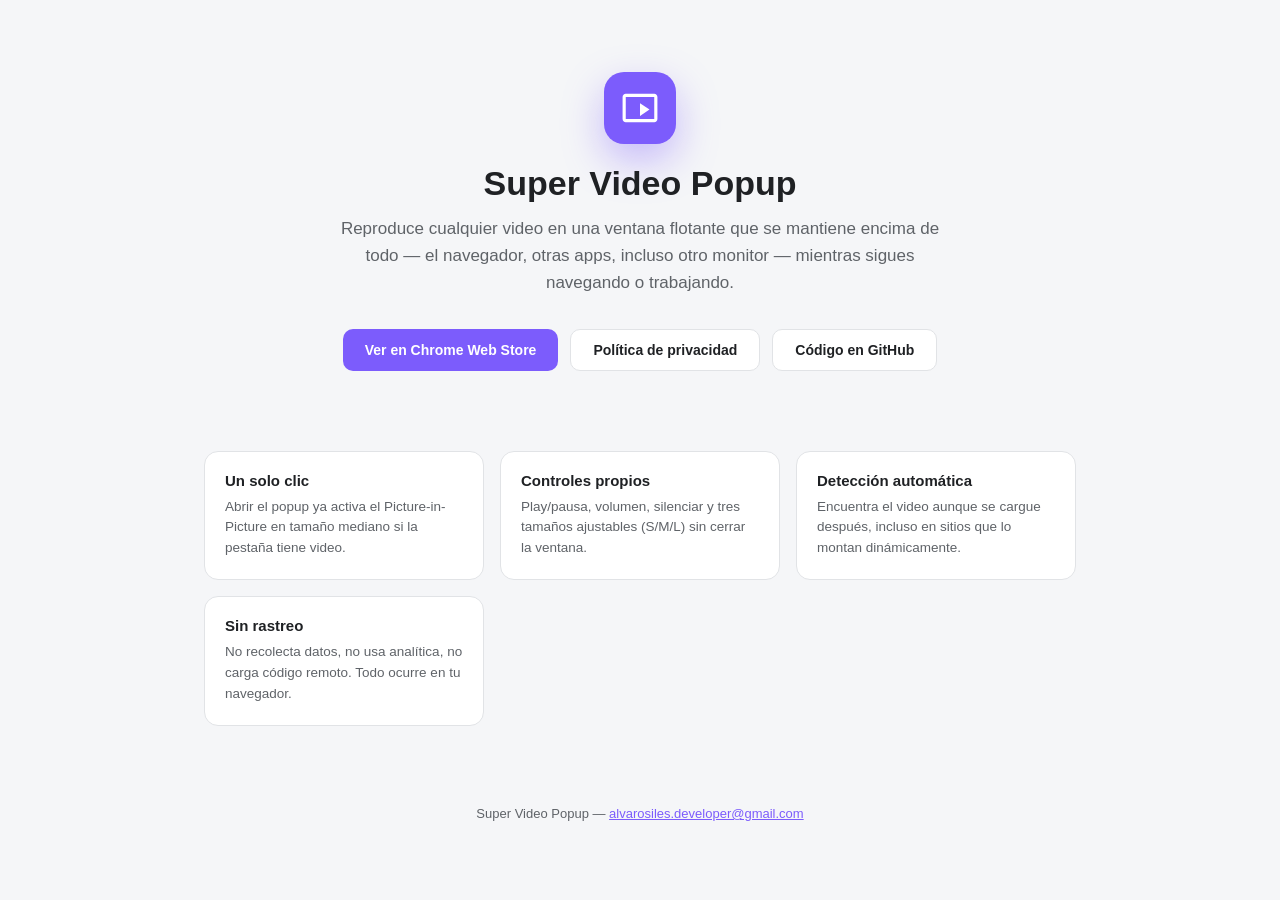
<file: docs/index.html>
<!DOCTYPE html>
<html lang="es">
<head>
<meta charset="UTF-8" />
<meta name="viewport" content="width=device-width, initial-scale=1" />
<title>Super Video Popup</title>
<style>
  :root{
    --bg:#202124; --card:#2d2f33; --accent:#7c5cfc; --accent-hover:#9277ff;
    --text:#ffffff; --text-secondary:#9aa0a6; --border:#3c4043;
  }
  @media (prefers-color-scheme: light){
    :root{ --bg:#f5f6f8; --card:#ffffff; --text:#1f2124; --text-secondary:#5f6368; --border:#e1e3e6; }
  }
  :root[data-theme="dark"]{ --bg:#202124; --card:#2d2f33; --text:#ffffff; --text-secondary:#9aa0a6; --border:#3c4043; }
  :root[data-theme="light"]{ --bg:#f5f6f8; --card:#ffffff; --text:#1f2124; --text-secondary:#5f6368; --border:#e1e3e6; }

  *{box-sizing:border-box;}
  body{
    margin:0; background:var(--bg); color:var(--text);
    font-family:'Segoe UI',Roboto,-apple-system,BlinkMacSystemFont,Arial,sans-serif;
  }
  .hero{max-width:920px;margin:0 auto;padding:72px 24px 40px;text-align:center;}
  .logo{width:72px;height:72px;border-radius:20px;background:var(--accent);
    display:flex;align-items:center;justify-content:center;margin:0 auto 20px;
    box-shadow:0 16px 40px rgba(124,92,252,.4);}
  .logo svg{width:38px;height:38px;fill:#fff;}
  h1{font-size:34px;margin:0 0 12px;}
  .lead{color:var(--text-secondary);font-size:17px;max-width:620px;margin:0 auto 32px;line-height:1.6;}
  .cta{display:flex;gap:12px;justify-content:center;flex-wrap:wrap;}
  .btn{display:inline-flex;align-items:center;gap:8px;padding:12px 22px;border-radius:10px;
    font-weight:600;text-decoration:none;font-size:14px;transition:background 150ms ease;}
  .btn--primary{background:var(--accent);color:#fff;}
  .btn--primary:hover{background:var(--accent-hover);}
  .btn--ghost{background:var(--card);color:var(--text);border:1px solid var(--border);}

  .features{max-width:920px;margin:0 auto;padding:40px 24px 80px;
    display:grid;grid-template-columns:repeat(auto-fit,minmax(240px,1fr));gap:16px;}
  .card{background:var(--card);border-radius:14px;padding:20px;border:1px solid var(--border);}
  .card h3{margin:0 0 8px;font-size:15px;}
  .card p{margin:0;color:var(--text-secondary);font-size:13.5px;line-height:1.55;}

  footer{max-width:920px;margin:0 auto;padding:0 24px 48px;color:var(--text-secondary);
    font-size:13px;text-align:center;}
  footer a{color:var(--accent);}
</style>
</head>
<body>
  <div class="hero">
    <div class="logo"><svg viewBox="0 0 24 24"><path d="M21 3H3c-1.1 0-2 .9-2 2v14c0 1.1.9 2 2 2h18c1.1 0 2-.9 2-2V5c0-1.1-.9-2-2-2zm0 16H3V5h18v14zM12 9l6 4-6 4V9z"/></svg></div>
    <h1>Super Video Popup</h1>
    <p class="lead">
      Reproduce cualquier video en una ventana flotante que se mantiene
      encima de todo — el navegador, otras apps, incluso otro monitor —
      mientras sigues navegando o trabajando.
    </p>
    <div class="cta">
      <a class="btn btn--primary" href="https://chrome.google.com/webstore/devconsole" target="_blank" rel="noopener">Ver en Chrome Web Store</a>
      <a class="btn btn--ghost" href="privacy.html">Política de privacidad</a>
      <a class="btn btn--ghost" href="https://github.com/alvarosiles/super-video-popup" target="_blank" rel="noopener">Código en GitHub</a>
    </div>
  </div>

  <div class="features">
    <div class="card">
      <h3>Un solo clic</h3>
      <p>Abrir el popup ya activa el Picture-in-Picture en tamaño mediano si la pestaña tiene video.</p>
    </div>
    <div class="card">
      <h3>Controles propios</h3>
      <p>Play/pausa, volumen, silenciar y tres tamaños ajustables (S/M/L) sin cerrar la ventana.</p>
    </div>
    <div class="card">
      <h3>Detección automática</h3>
      <p>Encuentra el video aunque se cargue después, incluso en sitios que lo montan dinámicamente.</p>
    </div>
    <div class="card">
      <h3>Sin rastreo</h3>
      <p>No recolecta datos, no usa analítica, no carga código remoto. Todo ocurre en tu navegador.</p>
    </div>
  </div>

  <footer>
    Super Video Popup — <a href="mailto:alvarosiles.developer@gmail.com">alvarosiles.developer@gmail.com</a>
  </footer>
</body>
</html>
</file>
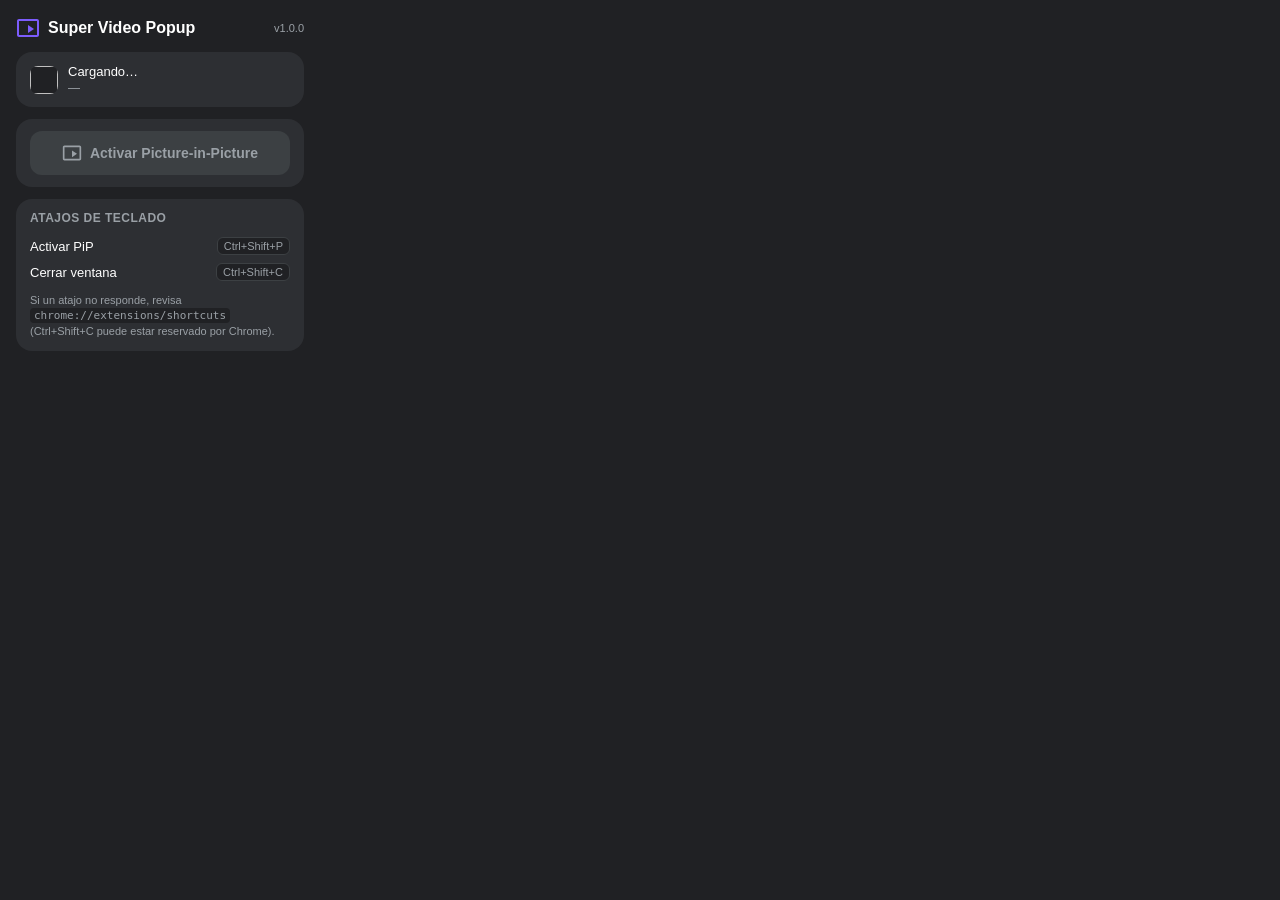
<file: popup.html>
<!DOCTYPE html>
<html lang="es">
<head>
  <meta charset="UTF-8" />
  <title>Super Video Popup</title>
  <link rel="stylesheet" href="popup.css" />
</head>
<body>
  <div class="app">

    <header class="app__header">
      <div class="app__brand">
        <span class="icon icon--brand" aria-hidden="true">
          <svg viewBox="0 0 24 24" focusable="false">
            <path d="M21 3H3c-1.1 0-2 .9-2 2v14c0 1.1.9 2 2 2h18c1.1 0 2-.9 2-2V5c0-1.1-.9-2-2-2zm0 16H3V5h18v14zM12 9l6 4-6 4V9z"/>
          </svg>
        </span>
        <h1 class="app__title">Super Video Popup</h1>
      </div>
      <span class="app__version">v1.0.0</span>
    </header>

    <section class="card site-card" id="siteCard">
      <img id="siteFavicon" class="site-card__favicon" alt="" width="28" height="28" />
      <div class="site-card__info">
        <p id="siteTitle" class="site-card__title">Cargando…</p>
        <p id="siteDomain" class="site-card__domain">—</p>
      </div>
      <span id="noVideoBadge" class="badge badge--warning hidden">Sin video</span>
    </section>

    <section class="card action-card">
      <button id="toggleBtn" class="btn btn--primary" type="button" disabled>
        <svg viewBox="0 0 24 24" class="icon" focusable="false" aria-hidden="true">
          <path d="M21 3H3c-1.1 0-2 .9-2 2v14c0 1.1.9 2 2 2h18c1.1 0 2-.9 2-2V5c0-1.1-.9-2-2-2zm0 16H3V5h18v14zM12 9l6 4-6 4V9z"/>
        </svg>
        <span id="toggleLabel">Activar Picture-in-Picture</span>
      </button>
    </section>

    <section class="card shortcuts-card">
      <p class="shortcuts-card__title">Atajos de teclado</p>
      <div class="shortcuts-card__row">
        <span>Activar PiP</span>
        <kbd>Ctrl+Shift+P</kbd>
      </div>
      <div class="shortcuts-card__row">
        <span>Cerrar ventana</span>
        <kbd>Ctrl+Shift+C</kbd>
      </div>
      <p class="shortcuts-card__hint">
        Si un atajo no responde, revisa <code>chrome://extensions/shortcuts</code>
        (Ctrl+Shift+C puede estar reservado por Chrome).
      </p>
    </section>

    <footer class="app__footer">
      <span id="statusMessage" class="app__status"></span>
    </footer>
  </div>

  <script src="popup.js"></script>
</body>
</html>
</file>
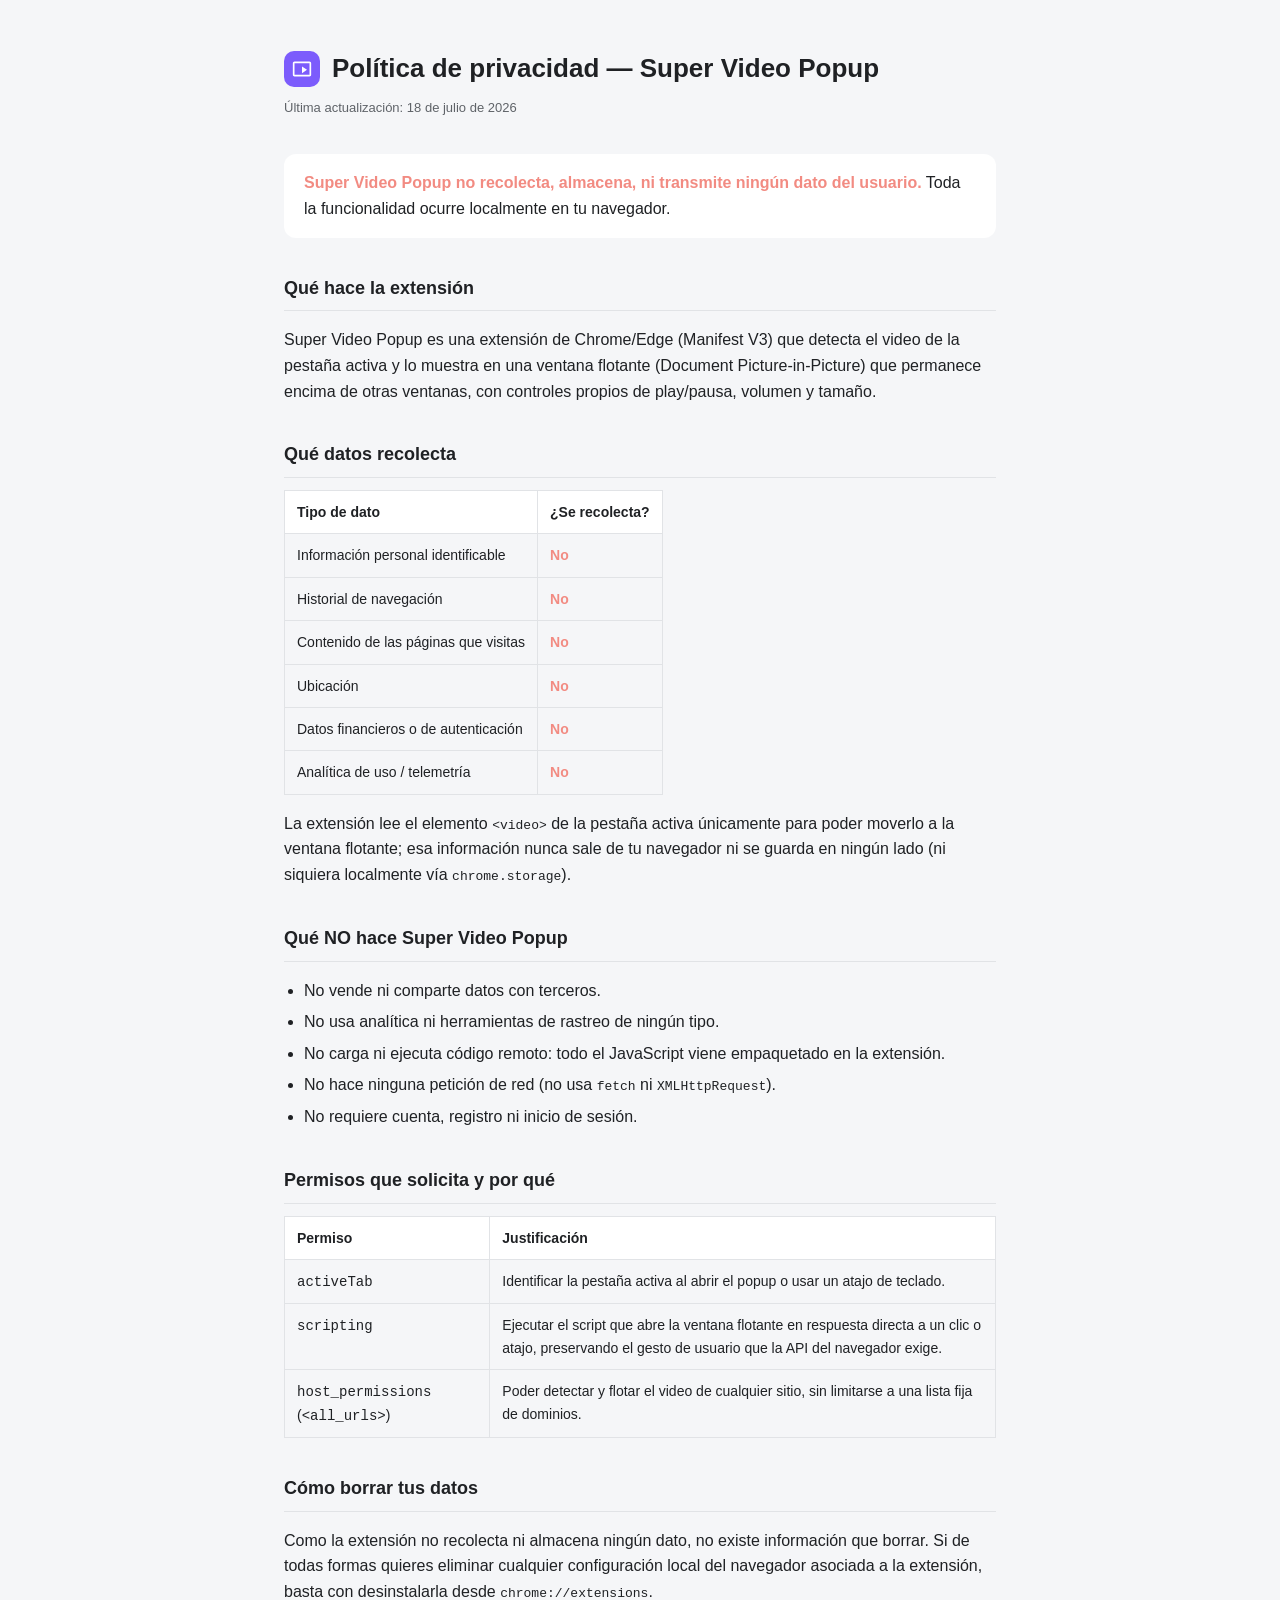
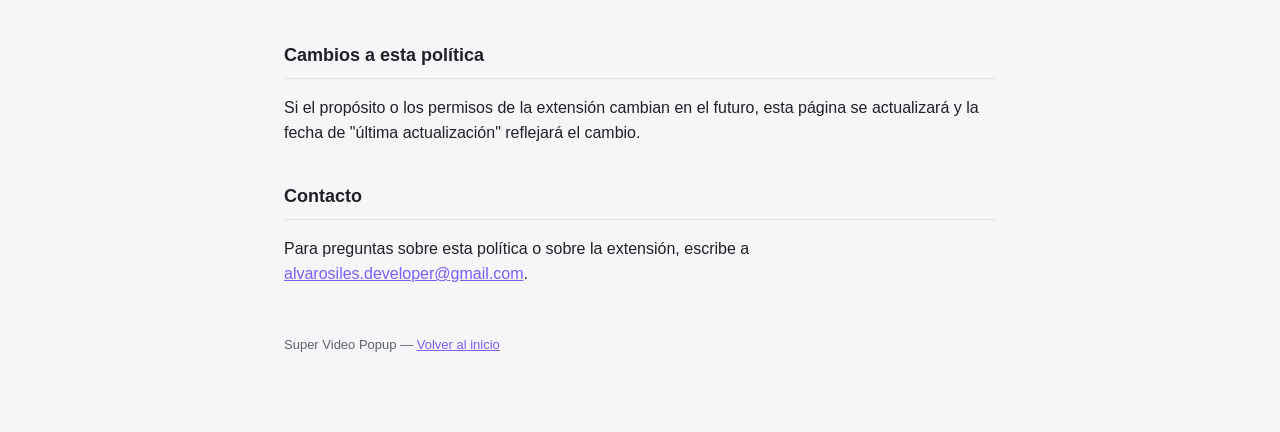
<file: docs/privacy.html>
<!DOCTYPE html>
<html lang="es">
<head>
<meta charset="UTF-8" />
<meta name="viewport" content="width=device-width, initial-scale=1" />
<title>Política de privacidad — Super Video Popup</title>
<style>
  :root{
    --bg:#202124; --card:#2d2f33; --accent:#7c5cfc; --text:#ffffff;
    --text-secondary:#9aa0a6; --border:#3c4043;
  }
  @media (prefers-color-scheme: light){
    :root{ --bg:#f5f6f8; --card:#ffffff; --text:#1f2124; --text-secondary:#5f6368; --border:#e1e3e6; }
  }
  :root[data-theme="dark"]{ --bg:#202124; --card:#2d2f33; --text:#ffffff; --text-secondary:#9aa0a6; --border:#3c4043; }
  :root[data-theme="light"]{ --bg:#f5f6f8; --card:#ffffff; --text:#1f2124; --text-secondary:#5f6368; --border:#e1e3e6; }

  *{box-sizing:border-box;}
  body{
    margin:0; background:var(--bg); color:var(--text);
    font-family:'Segoe UI',Roboto,-apple-system,BlinkMacSystemFont,Arial,sans-serif;
    line-height:1.6;
  }
  .wrap{max-width:760px;margin:0 auto;padding:48px 24px 80px;}
  header{display:flex;align-items:center;gap:12px;margin-bottom:8px;}
  .logo{width:36px;height:36px;border-radius:10px;background:var(--accent);
    display:flex;align-items:center;justify-content:center;flex-shrink:0;}
  .logo svg{width:20px;height:20px;fill:#fff;}
  h1{font-size:26px;margin:0;}
  .updated{color:var(--text-secondary);font-size:13px;margin:0 0 36px;}
  h2{font-size:18px;margin:36px 0 12px;border-bottom:1px solid var(--border);padding-bottom:8px;}
  p{color:var(--text);}
  ul{padding-left:20px;}
  li{margin:6px 0;}
  table{width:100%;border-collapse:collapse;margin:12px 0;overflow-x:auto;display:block;}
  th,td{text-align:left;padding:10px 12px;border:1px solid var(--border);font-size:14px;vertical-align:top;}
  th{background:var(--card);}
  .card{background:var(--card);border-radius:12px;padding:16px 20px;margin:16px 0;}
  .yes{color:#34a853;font-weight:700;}
  .no{color:#f28b82;font-weight:700;}
  a{color:var(--accent);}
  footer{margin-top:48px;color:var(--text-secondary);font-size:13px;}
</style>
</head>
<body>
  <div class="wrap">
    <header>
      <span class="logo"><svg viewBox="0 0 24 24"><path d="M21 3H3c-1.1 0-2 .9-2 2v14c0 1.1.9 2 2 2h18c1.1 0 2-.9 2-2V5c0-1.1-.9-2-2-2zm0 16H3V5h18v14zM12 9l6 4-6 4V9z"/></svg></span>
      <h1>Política de privacidad — Super Video Popup</h1>
    </header>
    <p class="updated">Última actualización: 18 de julio de 2026</p>

    <div class="card">
      <p style="margin:0"><span class="no">Super Video Popup no recolecta, almacena, ni transmite ningún dato del usuario.</span>
      Toda la funcionalidad ocurre localmente en tu navegador.</p>
    </div>

    <h2>Qué hace la extensión</h2>
    <p>
      Super Video Popup es una extensión de Chrome/Edge (Manifest V3) que
      detecta el video de la pestaña activa y lo muestra en una ventana
      flotante (Document Picture-in-Picture) que permanece encima de otras
      ventanas, con controles propios de play/pausa, volumen y tamaño.
    </p>

    <h2>Qué datos recolecta</h2>
    <table>
      <thead><tr><th>Tipo de dato</th><th>¿Se recolecta?</th></tr></thead>
      <tbody>
        <tr><td>Información personal identificable</td><td class="no">No</td></tr>
        <tr><td>Historial de navegación</td><td class="no">No</td></tr>
        <tr><td>Contenido de las páginas que visitas</td><td class="no">No</td></tr>
        <tr><td>Ubicación</td><td class="no">No</td></tr>
        <tr><td>Datos financieros o de autenticación</td><td class="no">No</td></tr>
        <tr><td>Analítica de uso / telemetría</td><td class="no">No</td></tr>
      </tbody>
    </table>
    <p>
      La extensión lee el elemento <code>&lt;video&gt;</code> de la
      pestaña activa únicamente para poder moverlo a la ventana flotante;
      esa información nunca sale de tu navegador ni se guarda en ningún
      lado (ni siquiera localmente vía <code>chrome.storage</code>).
    </p>

    <h2>Qué NO hace Super Video Popup</h2>
    <ul>
      <li>No vende ni comparte datos con terceros.</li>
      <li>No usa analítica ni herramientas de rastreo de ningún tipo.</li>
      <li>No carga ni ejecuta código remoto: todo el JavaScript viene empaquetado en la extensión.</li>
      <li>No hace ninguna petición de red (no usa <code>fetch</code> ni <code>XMLHttpRequest</code>).</li>
      <li>No requiere cuenta, registro ni inicio de sesión.</li>
    </ul>

    <h2>Permisos que solicita y por qué</h2>
    <table>
      <thead><tr><th>Permiso</th><th>Justificación</th></tr></thead>
      <tbody>
        <tr>
          <td><code>activeTab</code></td>
          <td>Identificar la pestaña activa al abrir el popup o usar un atajo de teclado.</td>
        </tr>
        <tr>
          <td><code>scripting</code></td>
          <td>Ejecutar el script que abre la ventana flotante en respuesta directa a un clic o atajo, preservando el gesto de usuario que la API del navegador exige.</td>
        </tr>
        <tr>
          <td><code>host_permissions</code> (<code>&lt;all_urls&gt;</code>)</td>
          <td>Poder detectar y flotar el video de cualquier sitio, sin limitarse a una lista fija de dominios.</td>
        </tr>
      </tbody>
    </table>

    <h2>Cómo borrar tus datos</h2>
    <p>
      Como la extensión no recolecta ni almacena ningún dato, no existe
      información que borrar. Si de todas formas quieres eliminar
      cualquier configuración local del navegador asociada a la
      extensión, basta con desinstalarla desde
      <code>chrome://extensions</code>.
    </p>

    <h2>Cambios a esta política</h2>
    <p>
      Si el propósito o los permisos de la extensión cambian en el
      futuro, esta página se actualizará y la fecha de "última
      actualización" reflejará el cambio.
    </p>

    <h2>Contacto</h2>
    <p>
      Para preguntas sobre esta política o sobre la extensión, escribe a
      <a href="mailto:alvarosiles.developer@gmail.com">alvarosiles.developer@gmail.com</a>.
    </p>

    <footer>
      Super Video Popup — <a href="index.html">Volver al inicio</a>
    </footer>
  </div>
</body>
</html>
</file>
<file: popup.css>
/**
 * popup.css — Float Video Pro
 * ─────────────────────────────────────────────────────────────────────────
 * Mismo lenguaje visual "dark" que el resto de la familia de extensiones
 * (fondo #202124, tarjetas #2d2f33), con acento violeta (#7C5CFC) propio
 * para distinguir este producto.
 */

:root {
  --bg: #202124;
  --card: #2d2f33;
  --card-hover: #34363b;
  --accent: #7c5cfc;
  --accent-hover: #9277ff;
  --accent-active: #6a4ce0;
  --text-primary: #ffffff;
  --text-secondary: #9aa0a6;
  --border: #3c4043;
  --danger: #f28b82;
  --radius-lg: 16px;
  --radius-md: 12px;
  --radius-sm: 8px;
  --transition-fast: 150ms ease;
  --transition-medium: 250ms cubic-bezier(0.4, 0, 0.2, 1);
}

* {
  box-sizing: border-box;
}

body {
  margin: 0;
  width: 320px;
  background: var(--bg);
  color: var(--text-primary);
  font-family: 'Segoe UI', Roboto, -apple-system, BlinkMacSystemFont, Arial, sans-serif;
  font-size: 14px;
  -webkit-font-smoothing: antialiased;
  animation: popup-in var(--transition-medium);
}

@keyframes popup-in {
  from { opacity: 0; transform: translateY(4px); }
  to { opacity: 1; transform: translateY(0); }
}

.app {
  display: flex;
  flex-direction: column;
  gap: 12px;
  padding: 16px;
}

.app__header {
  display: flex;
  align-items: center;
  justify-content: space-between;
}

.app__brand {
  display: flex;
  align-items: center;
  gap: 8px;
}

.app__title {
  margin: 0;
  font-size: 16px;
  font-weight: 600;
}

.app__version {
  font-size: 11px;
  color: var(--text-secondary);
}

.icon {
  width: 20px;
  height: 20px;
  fill: currentColor;
  flex-shrink: 0;
}

.icon--brand {
  width: 24px;
  height: 24px;
  color: var(--accent);
  display: inline-flex;
}
.icon--brand svg {
  width: 100%;
  height: 100%;
}

.card {
  background: var(--card);
  border-radius: var(--radius-lg);
  padding: 12px 14px;
  transition: background var(--transition-fast);
}

/* Sitio actual */

.site-card {
  display: flex;
  align-items: center;
  gap: 10px;
}

.site-card__favicon {
  width: 28px;
  height: 28px;
  border-radius: var(--radius-sm);
  background: var(--bg);
  object-fit: cover;
  flex-shrink: 0;
}

.site-card__info {
  min-width: 0;
  flex: 1;
}

.site-card__title {
  margin: 0;
  font-size: 13px;
  font-weight: 500;
  white-space: nowrap;
  overflow: hidden;
  text-overflow: ellipsis;
}

.site-card__domain {
  margin: 2px 0 0;
  font-size: 12px;
  color: var(--text-secondary);
  white-space: nowrap;
  overflow: hidden;
  text-overflow: ellipsis;
}

.badge {
  font-size: 10px;
  font-weight: 600;
  padding: 3px 8px;
  border-radius: 999px;
  white-space: nowrap;
  flex-shrink: 0;
}

.badge--warning {
  background: rgba(242, 139, 130, 0.15);
  color: var(--danger);
}

/* Acción principal */

.action-card {
  display: flex;
  flex-direction: column;
  gap: 12px;
}

.btn {
  display: inline-flex;
  align-items: center;
  justify-content: center;
  gap: 8px;
  padding: 12px 14px;
  border: none;
  border-radius: var(--radius-md);
  font-size: 14px;
  font-weight: 600;
  font-family: inherit;
  color: var(--text-primary);
  cursor: pointer;
  transition: background var(--transition-fast), transform var(--transition-fast);
}

.btn--primary {
  background: var(--accent);
}
.btn--primary:hover:not(:disabled) {
  background: var(--accent-hover);
}
.btn--primary:active:not(:disabled) {
  background: var(--accent-active);
  transform: scale(0.98);
}
.btn--primary:disabled {
  background: var(--border);
  color: var(--text-secondary);
  cursor: not-allowed;
}
.btn--primary.is-active {
  background: var(--danger);
}
.btn--primary.is-active:hover {
  background: #ff6a5c;
}

/* Atajos */

.shortcuts-card__title {
  margin: 0 0 8px;
  font-size: 12px;
  font-weight: 600;
  color: var(--text-secondary);
  text-transform: uppercase;
  letter-spacing: 0.04em;
}

.shortcuts-card__row {
  display: flex;
  align-items: center;
  justify-content: space-between;
  font-size: 13px;
  padding: 4px 0;
}

kbd {
  background: var(--bg);
  border: 1px solid var(--border);
  border-radius: 6px;
  padding: 2px 6px;
  font-size: 11px;
  font-family: inherit;
  color: var(--text-secondary);
}

.shortcuts-card__hint {
  margin: 8px 0 0;
  font-size: 11px;
  color: var(--text-secondary);
  line-height: 1.4;
}

.shortcuts-card__hint code {
  background: var(--bg);
  border-radius: 4px;
  padding: 1px 4px;
}

/* Pie */

.app__footer {
  min-height: 14px;
  text-align: center;
}

.app__status {
  font-size: 11px;
  color: var(--text-secondary);
}

.hidden {
  display: none !important;
}
</file>
